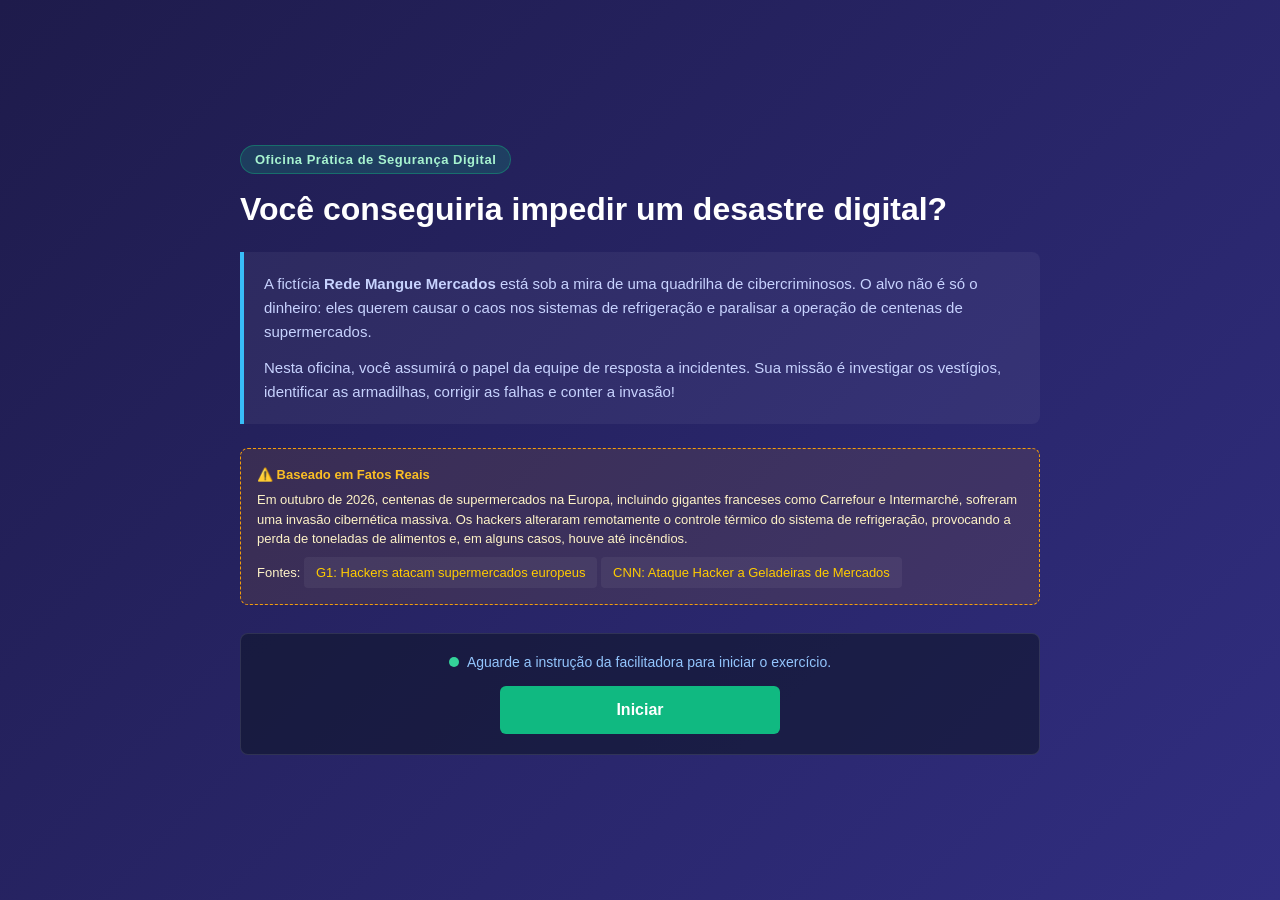
<file: index.html>
<!DOCTYPE html>
<html lang="pt-BR">
<head>
  <meta charset="UTF-8">
  <meta name="viewport" content="width=device-width, initial-scale=1.0">
  <title>Oficina Anti-Phishing - Rede Mangue</title>
  <link rel="stylesheet" href="main.css">
  <link rel="icon" type="image/png" href="favicon.ico">
</head>
<body>

  <main class="pedagogical-section welcome-screen">
    
    <div class="welcome-container">
      <!--🛡️ -->
      <span class="welcome-badge">Oficina Prática de Segurança Digital</span>
      
      <h1 class="welcome-title">Você conseguiria impedir um desastre digital?</h1>

      <div class="welcome-story-card">
        <p class="story-text">
          A fictícia <strong>Rede Mangue Mercados</strong> está sob a mira de uma quadrilha de cibercriminosos. O alvo não é só o dinheiro: eles querem causar o caos nos sistemas de refrigeração e paralisar a operação de centenas de supermercados. 
        </p>
        <p class="story-text">
          Nesta oficina, você assumirá o papel da equipe de resposta a incidentes. Sua missão é investigar os vestígios, identificar as armadilhas, corrigir as falhas e conter a invasão!
        </p>
      </div>

      <div class="real-case-box">
        <div class="real-case-title">
          <span>⚠️ Baseado em Fatos Reais</span>
        </div>
        Em outubro de 2026, centenas de supermercados na Europa, incluindo gigantes franceses como Carrefour e Intermarché, sofreram uma invasão cibernética massiva. Os hackers alteraram remotamente o controle térmico do sistema de refrigeração, provocando a perda de toneladas de alimentos e, em alguns casos, houve até incêndios.
        <br>Fontes:
        <a href="https://g1.globo.com/tecnologia/ciberseguranca/noticia/2026/11/02/hackers-atacam-supermercados-europeus-e-elevam-temperatura-de-freezers-a-50c.ghtml">G1: Hackers atacam supermercados europeus</a>
        <a href="https://www.cnnbrasil.com.br/internacional/entenda-o-que-aconteceu-em-ataque-hacker-a-geladeiras-de-mercados-na-franca/">CNN: Ataque Hacker a Geladeiras de Mercados</a>
      </div>

      <div class="wait-box">
        <div class="wait-message">
          <span class="pulsing-dot"></span>
          <span>Aguarde a instrução da facilitadora para iniciar o exercício.</span>
        </div>
        <button id="btn-start" class="btn-action btn-start">Iniciar</button>
      </div>
    </div>

  </main>

  <script>
    document.getElementById('btn-start').addEventListener('click', function() {
      window.location.href = 'webmail.html';
    });
  </script>
</body>
</html>
</file>
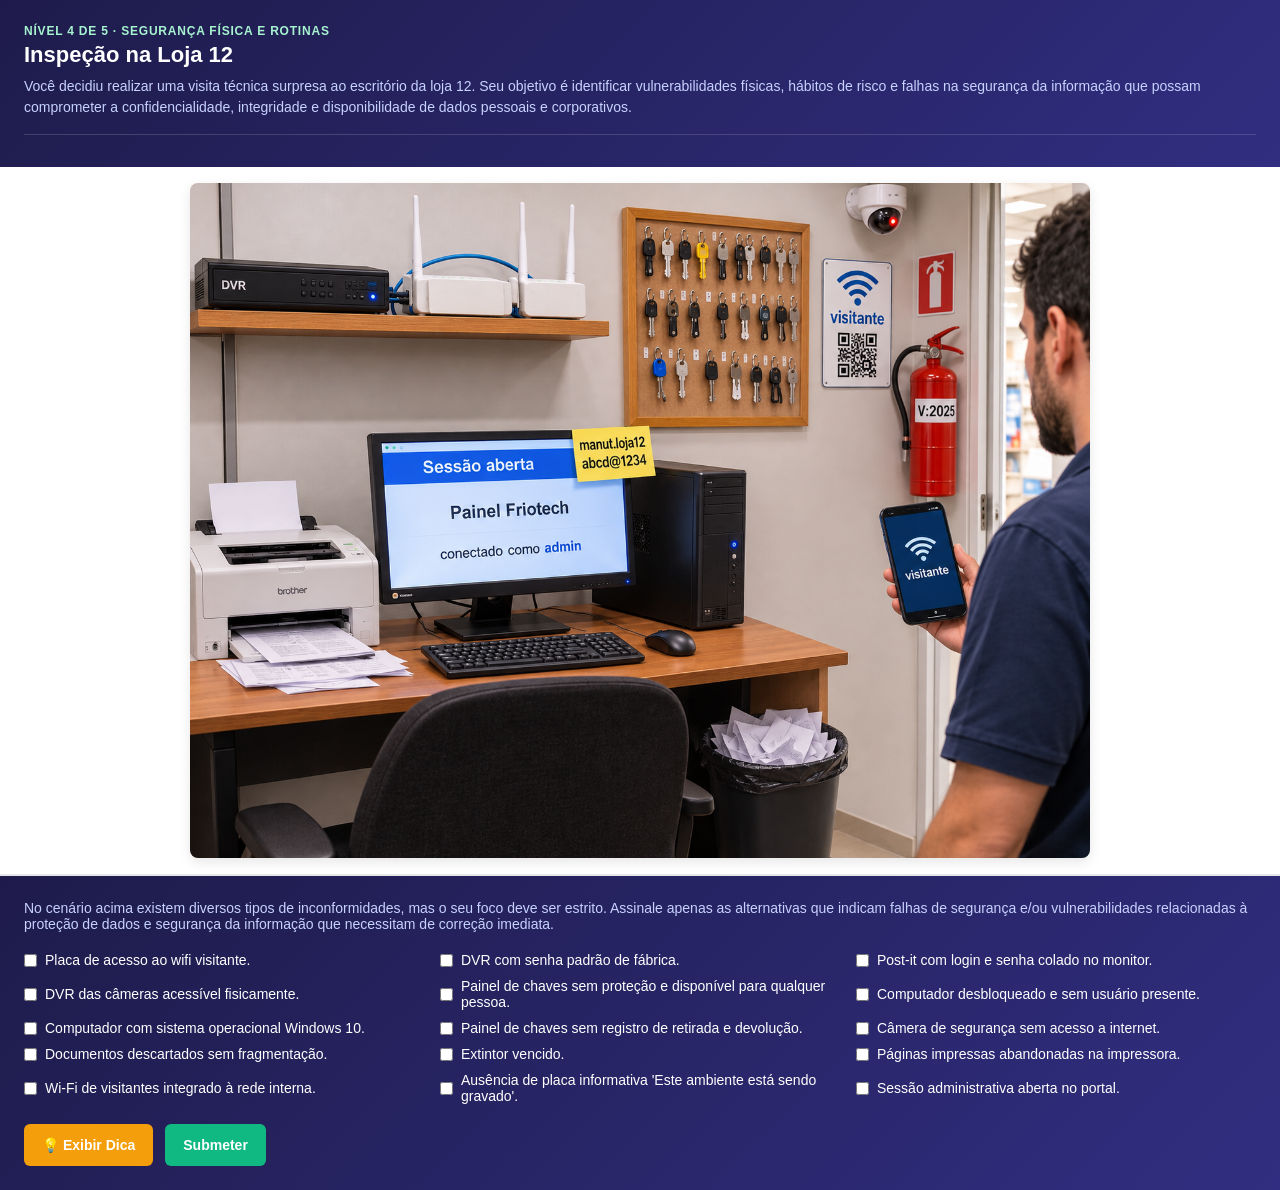
<file: office.html>
<!DOCTYPE html>
<html lang="pt-BR">
<head>
  <meta charset="UTF-8">
  <meta name="viewport" content="width=device-width, initial-scale=1.0">
  <title>Oficina Anti-Phishing - Nível 4</title>
  <link rel="stylesheet" href="main.css">
</head>
<body>

  <!-- SEÇÃO DA DESCRIÇÃO E TÍTULO DO NÍVEL -->
  <section class="pedagogical-section">
    <div class="challenge-header">
      <div class="challenge-level">Nível 4 de 5 · Segurança física e rotinas</div>
      <h2 class="challenge-title">Inspeção na Loja 12</h2>
      <p class="challenge-description">
        Você decidiu realizar uma visita técnica surpresa ao escritório da loja 12. Seu objetivo é identificar vulnerabilidades físicas, hábitos de risco e falhas na segurança da informação que possam comprometer a confidencialidade, integridade e disponibilidade de dados pessoais e corporativos.
      </p>
    </div>
  </section>

  <!-- SEÇÃO DE SIMULAÇÃO (IMAGEM DO ESCRITÓRIO) -->
  <div class="office-simulation-container">
    <div class="office-image-wrapper">
      <img src="./images/office.png" alt="Cenário do Escritório da Loja 12" class="office-img" onerror="this.src='https://via.placeholder.com/800x450?text=Imagem+do+Escritorio+(images/office.png)'">
    </div>
  </div>

  <!-- SEÇÃO DA OFICINA PEDAGÓGICA (CHECKBOXES E AÇÕES) -->
  <section class="pedagogical-section">
    <div id="tip-box" class="tip-box hidden"></div>
    <div id="alert-box" class="alert-box hidden">Hm... Ainda tem algo errado. Revisem juntos.</div>
    <div id="timer-text" class="timer-text hidden">Nova tentativa em <span id="timer-seconds">0</span> s.</div>

    <div id="step-office" class="quiz-step">
      <p class="step-desc">
        No cenário acima existem diversos tipos de inconformidades, mas o seu foco deve ser estrito. Assinale apenas as alternativas que indicam falhas de segurança e/ou vulnerabilidades relacionadas à proteção de dados e segurança da informação que necessitam de correção imediata.
      </p>

      <div class="checkbox-group grid-checkboxes">
        <label class="checkbox-item"><input type="checkbox" value="a"> Placa de acesso ao wifi visitante.</label>
        <label class="checkbox-item"><input type="checkbox" value="b"> Câmera de segurança sem acesso a internet.</label>
        <label class="checkbox-item"><input type="checkbox" value="c"> Computador com sistema operacional Windows 10.</label>
        <!-- <label class="checkbox-item"><input type="checkbox" value="d"> Técnico sem crachá visível.</label> -->
        <label class="checkbox-item"><input type="checkbox" value="e"> Extintor vencido.</label>
        <label class="checkbox-item"><input type="checkbox" value="f"> Ausência de placa informativa 'Este ambiente está sendo gravado'.</label>
        <label class="checkbox-item"><input type="checkbox" value="g"> Wi-Fi de visitantes integrado à rede interna.</label>
        <label class="checkbox-item"><input type="checkbox" value="h"> Post-it com login e senha colado no monitor.</label>
        <label class="checkbox-item"><input type="checkbox" value="i"> Computador desbloqueado e sem usuário presente.</label>
        <label class="checkbox-item"><input type="checkbox" value="j"> Sessão administrativa  aberta no portal.</label>
        <label class="checkbox-item"><input type="checkbox" value="k"> DVR com senha padrão de fábrica.</label>
        <label class="checkbox-item"><input type="checkbox" value="l"> DVR das câmeras acessível fisicamente.</label>
        <label class="checkbox-item"><input type="checkbox" value="m"> Painel de chaves sem proteção e disponível para qualquer pessoa.</label>
        <label class="checkbox-item"><input type="checkbox" value="n"> Painel de chaves sem registro de retirada e devolução.</label>
        <label class="checkbox-item"><input type="checkbox" value="o"> Páginas impressas abandonadas na impressora.</label>
        <label class="checkbox-item"><input type="checkbox" value="p"> Documentos descartados sem fragmentação.</label>
      </div>

      <div class="actions-row">
        <button id="btn-tip" class="btn-tip">💡 Exibir Dica</button>
        <button id="btn-submit" class="btn-action">Submeter</button>
      </div>
    </div>
  </section>

  <script src="common.js"></script>
  <script src="office.js"></script>
</body>
</html>
</file>
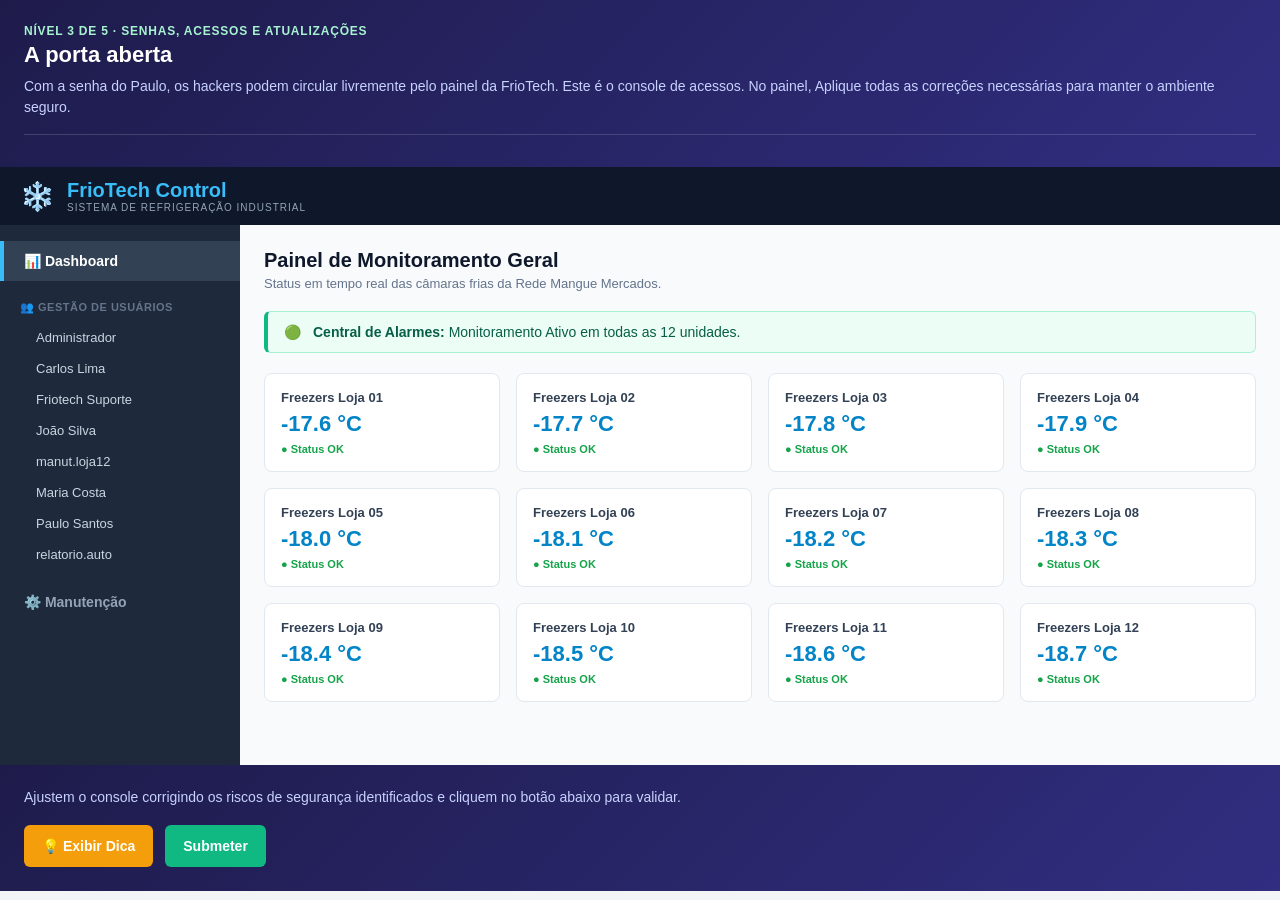
<file: painel.html>
<!DOCTYPE html>
<html lang="pt-BR">
<head>
  <meta charset="UTF-8">
  <meta name="viewport" content="width=device-width, initial-scale=1.0">
  <title>Console FrioTech - Nível 3</title>
  <link rel="stylesheet" href="main.css">
</head>
<body>

  <!-- SEÇÃO DA DESCRIÇÃO E TÍTULO DO NÍVEL -->
  <section class="pedagogical-section">
    <div class="challenge-header">
      <div class="challenge-level">Nível 3 de 5 · Senhas, acessos e atualizações</div>
      <h2 class="challenge-title">A porta aberta</h2>
      <p class="challenge-description">
        Com a senha do Paulo, os hackers podem circular livremente pelo painel da FrioTech. Este é o console de acessos. No painel, Aplique todas as correções necessárias para manter o ambiente seguro.
      </p>
    </div>
  </section>

<!-- SIMULADOR DO PORTAL FRIOTECH -->
  <div class="portal-container">
    
    <!-- BARRA SUPERIOR (HEADER) -->
    <header class="portal-header">
      <div class="header-left">
        <button id="toggle-portal-sidebar-btn" class="btn-icon-portal" aria-label="Abrir menu">☰</button>
        <div class="portal-brand">
          <span class="portal-icon">❄️</span>
          <div>
            <h1 class="portal-title">FrioTech Control</h1>
            <p class="portal-sub">SISTEMA DE REFRIGERAÇÃO INDUSTRIAL</p>
          </div>
        </div>
      </div>
    </header>

    <div class="portal-body">
      <!-- OVERLAY DE FUNDO PARA MENU MOBILE -->
      <div id="portal-sidebar-overlay" class="portal-sidebar-overlay"></div>

      <!-- MENU LATERAL (ESTILO ROTEADOR) -->
      <aside class="portal-sidebar" id="portal-sidebar">
        <nav class="portal-menu">
          <!-- MENU DASHBOARD -->
          <a href="#" class="menu-item active" data-target="view-dashboard">
            <span>📊 Dashboard</span>
          </a>

          <!-- GRUPO GESTÃO DE USUÁRIOS (NÃO CLICÁVEL) -->
          <div class="menu-group">
            <div class="menu-group-label">👥 Gestão de Usuários</div>
            <div class="menu-subitems">
              <a href="#" class="sub-item" data-user-index="0"><span>Administrador</span></a>
              <a href="#" class="sub-item" data-user-index="7"><span>Carlos Lima</span></a>
              <a href="#" class="sub-item" data-user-index="6"><span>Friotech Suporte</span></a>
              <a href="#" class="sub-item" data-user-index="2"><span>João Silva</span></a>
              <a href="#" class="sub-item" data-user-index="4"><span>manut.loja12</span></a>
              <a href="#" class="sub-item" data-user-index="3"><span>Maria Costa</span></a>
              <a href="#" class="sub-item" data-user-index="1"><span>Paulo Santos</span></a>             
              <a href="#" class="sub-item" data-user-index="5"><span>relatorio.auto</span></a>
            </div>
          </div>

          <!-- MENU MANUTENÇÃO -->
          <a href="#" class="menu-item" data-target="view-maintenance">
            <span>⚙️ Manutenção</span>
          </a>
        </nav>
      </aside>

      <!-- ÁREA DE CONTEÚDO À DIREITA -->
      <main class="portal-main-content">
        
        <!-- TELA 1: DASHBOARD (CARDS DAS LOJAS 01 A 12 + ALARMES) -->
        <section id="view-dashboard" class="portal-view">
          <h3 class="view-title">Painel de Monitoramento Geral</h3>
          <p class="view-subtitle">Status em tempo real das câmaras frias da Rede Mangue Mercados.</p>

          <!-- CARD DE ALARMES EM DESTAQUE -->
          <div class="alarm-banner">
            <span class="alarm-icon">🟢​</span>
            <div>
              <strong>Central de Alarmes:</strong> Monitoramento Ativo em todas as 12 unidades.
            </div>
          </div>

          <!-- GRID DAS 12 LOJAS -->
          <div class="stores-grid" id="stores-grid">
            <!-- Gerado via JS de 01 a 12 -->
          </div>
        </section>

        <!-- TELA 2: USUÁRIO SELECIONADO -->
        <section id="view-user" class="portal-view hidden">
          <!-- Conteúdo do card do usuário selecionado via JS -->
        </section>

        <!-- TELA 3: MANUTENÇÃO DO SISTEMA -->
        <section id="view-maintenance" class="portal-view hidden">
          <div class="maintenance-card">
            <h3>Informações da Versão do Painel</h3>
            
            <div class="version-info-box">
              <div class="version-row">
                <span class="label">Versão Atual Instalada:</span>
                <span class="version-badge legacy" id="current-version-text">v2.4.12-build89</span>
              </div>
              
              <div id="update-notice" class="update-notice">
                <div class="update-header">
                  <span class="alert-icon">⚠️</span>
                  <strong>Nova Atualização Disponível (Há 70 dias)</strong>
                </div>
                <p class="update-desc">
                  <strong>Versão v3.0.0:</strong> Correção de falhas críticas de autenticação e elevação de privilégios, otimização no tempo de resposta dos sensores e novos relatórios de log.
                </p>
                
                <button id="btn-update-system" class="btn-update">🚀 Atualizar Painel Agora</button>

                <div id="progress-container" class="progress-container hidden">
                  <div class="progress-label">Baixando e instalando atualização... <span id="progress-percent">0%</span></div>
                  <div class="progress-track">
                    <div id="progress-bar" class="progress-bar"></div>
                  </div>
                </div>
              </div>

              <div id="system-updated-msg" class="system-updated-msg hidden">
                ✅ O painel de controle está na versão mais recente (v3.0.0). Todas as correções críticas foram aplicadas!
              </div>
            </div>
          </div>
        </section>

      </main>
    </div>
  </div>  

  <!-- SEÇÃO PEDAGÓGICA DA OFICINA (RODAPÉ) -->
  <section class="pedagogical-section">
    <div id="tip-box" class="tip-box hidden"></div>
    <div id="alert-box" class="alert-box hidden">Hm... Ainda tem algo errado. Revisem juntos.</div>
    <div id="timer-text" class="timer-text hidden">Nova tentativa em <span id="timer-seconds">0</span> s.</div>

    <div id="step-panel" class="quiz-step">
      <p class="step-desc">Ajustem o console corrigindo os riscos de segurança identificados e cliquem no botão abaixo para validar.</p>
      <div class="actions-row">
        <button id="btn-tip" class="btn-tip">💡 Exibir Dica</button>
        <button id="btn-submit" class="btn-action">Submeter</button>
      </div>
    </div>
  </section>

  <script src="common.js"></script>
  <script src="painel.js"></script>
</body>
</html>
</file>
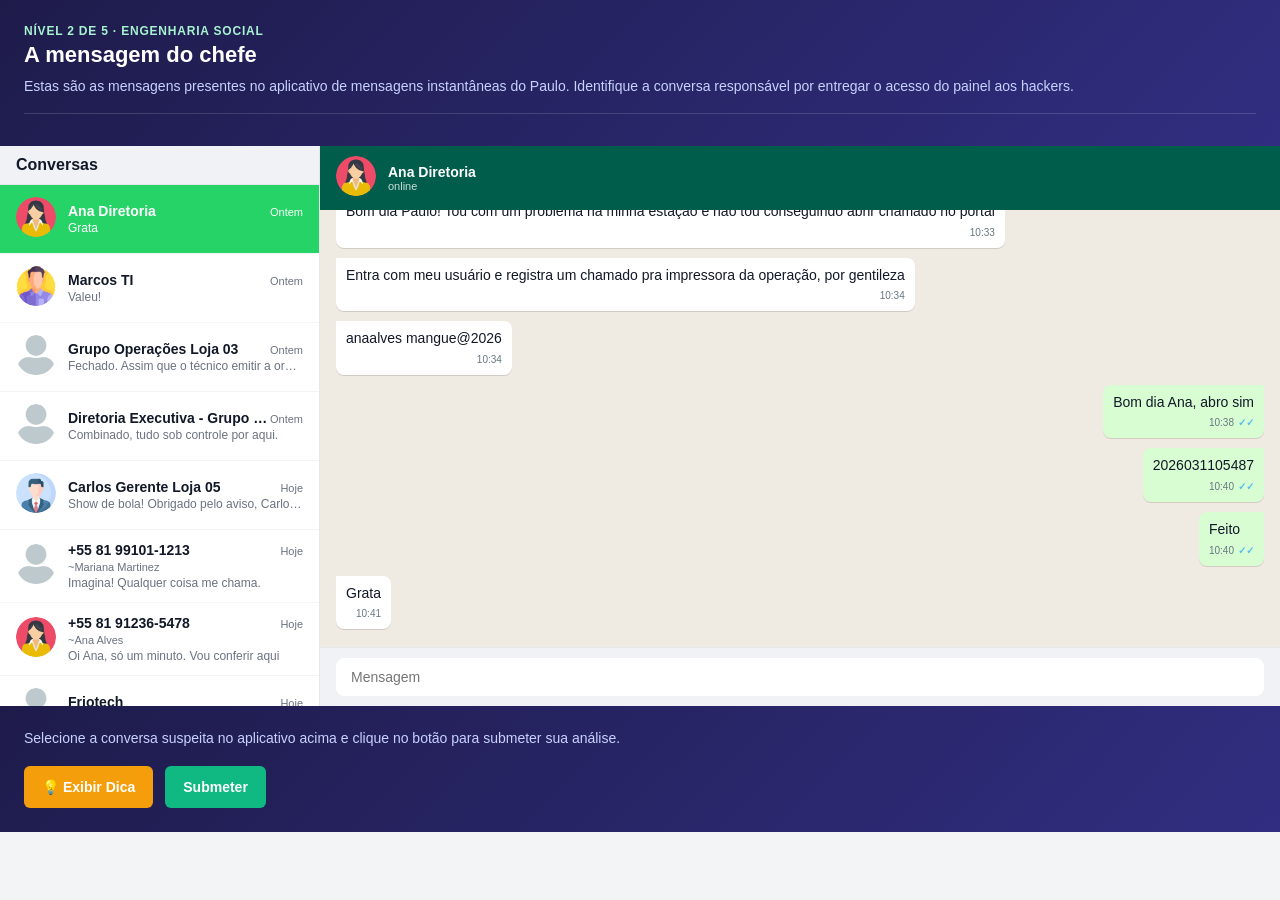
<file: social.html>
<!DOCTYPE html>
<html lang="pt-BR">
<head>
  <meta charset="UTF-8">
  <meta name="viewport" content="width=device-width, initial-scale=1.0">
  <title>Oficina Phishing - Nível 2</title>
  <link rel="stylesheet" href="main.css">
</head>
<body>

  <!-- SEÇÃO DA DESCRIÇÃO E TÍTULO DO NÍVEL -->
  <section class="pedagogical-section">
    <div class="challenge-header">
      <div class="challenge-level">Nível 2 de 5 · Engenharia Social</div>
      <h2 class="challenge-title">A mensagem do chefe</h2>
      <p class="challenge-description">
        Estas são as mensagens presentes no aplicativo de mensagens instantâneas do Paulo. Identifique a conversa responsável por entregar o acesso do painel aos hackers.
      </p>
    </div>
  </section>

  <!-- SIMULADOR DE MENSAGENS (ESTILO WHATSAPP) -->
  <div class="zap-container">
    <div class="zap-body" id="zap-body">
      
      <!-- COLUNA DA ESQUERDA: LISTA DE CONVERSAS -->
      <aside class="chat-list-section" id="chat-list-section">
        <div class="chat-list-header">
          <!--   
          <div class="user-avatar-main">
            <img src="images/avatar/avatar_0.png" alt="Paulo" onerror="this.src='https://via.placeholder.com/40'">
          </div>
          -->
          <span class="chat-header-title">Conversas</span>
        </div>

        <div class="chat-list-items" id="chat-list-items">
          <!-- Lista de conversas injetada via JS -->
        </div>
      </aside>

      <!-- COLUNA DA DIREITA: ÁREA DO CHAT -->
      <main class="chat-viewer" id="chat-viewer">
        
        <!-- CABEÇALHO DO CHAT -->
        <div class="chat-header">
          <button id="back-to-chats-btn" class="zap-back-btn" aria-label="Voltar">←</button>
          <div class="chat-header-avatar">
            <img id="chat-header-img" src="images/avatar/avatar_1.png" alt="Avatar" onerror="this.src='https://via.placeholder.com/40'">
          </div>
          <div class="chat-header-info">
            <div id="chat-header-name" class="chat-header-name">Nome</div>
            <div id="chat-header-status" class="chat-header-status">online</div>
          </div>
        </div>

        <!-- ÁREA DE MENSAGENS -->
        <div class="chat-messages-area" id="chat-messages-area">
          <!-- Mensagens renderizadas via JS -->
        </div>

        <!-- BARRA INFERIOR SIMULADA -->
        <div class="chat-input-bar">
          <input type="text" placeholder="Mensagem" disabled>
        </div>
      </main>

    </div>
  </div>

  <!-- SEÇÃO DA OFICINA PEDAGÓGICA (RODAPÉ) -->
  <section class="pedagogical-section">
    <div id="tip-box" class="tip-box hidden"></div>
    <div id="alert-box" class="alert-box hidden">Hm... Ainda tem algo errado. Revisem juntos.</div>
    <div id="timer-text" class="timer-text hidden">Nova tentativa em <span id="timer-seconds">0</span> s.</div>

    <!-- ETAPA 1 -->
    <div id="step-1" class="quiz-step">
      <p class="step-desc">Selecione a conversa suspeita no aplicativo acima e clique no botão para submeter sua análise.</p>
      <div class="actions-row">
        <button id="btn-tip" class="btn-tip">💡 Exibir Dica</button>
        <button id="btn-submit-step1" class="btn-action">Submeter</button>
      </div>
    </div>

    <!-- ETAPA 2 (REVELADA APÓS ACERTAR A CONVERSA ISCA) -->
    <div id="step-2" class="quiz-step hidden">
      <h3 class="step-title">O que Paulo poderia fazer?</h3>
      <div class="checkbox-group">
        <label class="checkbox-item"><input type="checkbox" value="a"> Não passar o código para ninguém;</label>
        <label class="checkbox-item"><input type="checkbox" value="b"> Responder na conversa perguntando se é ela mesmo;</label>
        <label class="checkbox-item"><input type="checkbox" value="c"> Ligar para o número antigo da Ana ou para a central oficial;</label>
        <label class="checkbox-item"><input type="checkbox" value="d"> Pedir que mande foto do crachá pelo WhatsApp;</label>
        <label class="checkbox-item"><input type="checkbox" value="e"> Avisar ao plantão de TI ou de segurança;</label>
        <label class="checkbox-item"><input type="checkbox" value="f"> Passar o código, porque trata-se da foto da diretora Ana;</label>
        <!-- <label class="checkbox-item"><input type="checkbox" value="g"> Combinar com a diretoria uma palavra-código para pedidos urgentes;</label> -->
      </div>
      <div class="actions-row">
        <button id="btn-submit-step2" class="btn-action">Enviar respostas</button>
      </div>
    </div>
  </section>

  <script src="common.js"></script>
  <script src="social.js"></script>
</body>
</html>
</file>
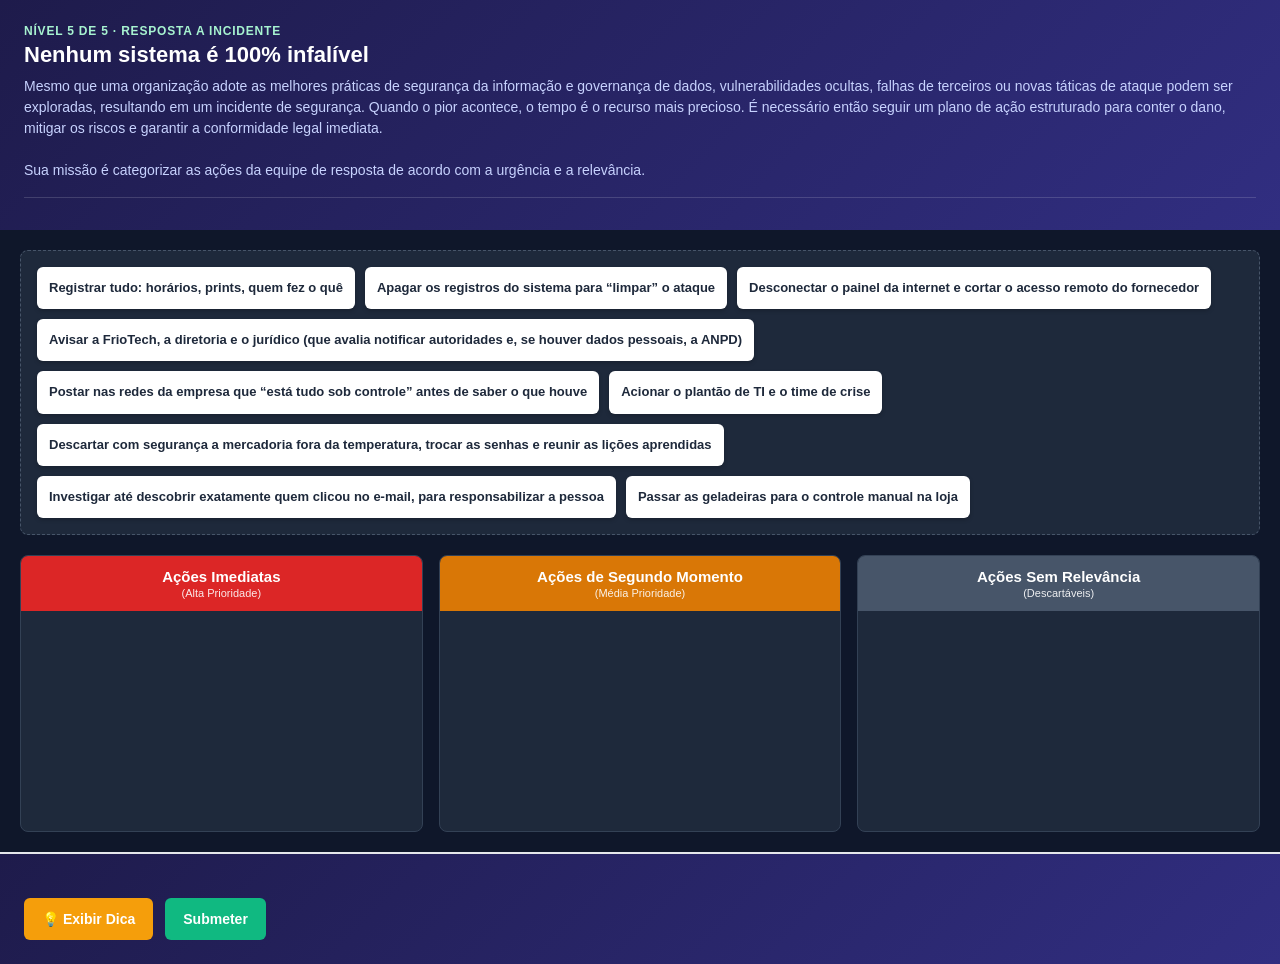
<file: tierlist.html>
<!DOCTYPE html>
<html lang="pt-BR">
<head>
  <meta charset="UTF-8">
  <meta name="viewport" content="width=device-width, initial-scale=1.0">
  <title>Oficina Anti-Phishing - Nível 5</title>
  <link rel="stylesheet" href="main.css">
</head>
<body>

  <!-- SEÇÃO DA DESCRIÇÃO E TÍTULO DO NÍVEL -->
  <section class="pedagogical-section">
    <div class="challenge-header">
      <div class="challenge-level">Nível 5 de 5 · Resposta a incidente</div>
      <h2 class="challenge-title">Nenhum sistema é 100% infalível</h2>
      <p class="challenge-description">
        Mesmo que uma organização adote as melhores práticas de segurança da informação e governança de dados, vulnerabilidades ocultas, falhas de terceiros ou novas táticas de ataque podem ser exploradas, resultando em um incidente de segurança. Quando o pior acontece, o tempo é o recurso mais precioso. É necessário então seguir um plano de ação estruturado para conter o dano, mitigar os riscos e garantir a conformidade legal imediata.
        <br><br>
        Sua missão é categorizar as ações da equipe de resposta de acordo com a urgência e a relevância.
      </p>
    </div>
  </section>

  <!-- SEÇÃO DE SIMULAÇÃO (TIERLIST) -->
  <div class="tierlist-simulation-container">
    
    <!-- ÁREA DE CARDS DISPONÍVEIS -->
    <div class="cards-pool-wrapper">
      <!-- <div class="cards-pool-header">Cards Pendentes de Classificação (Clique ou Arraste)</div> -->
      <div id="cards-pool" class="cards-pool drop-zone" data-col="pool">
        <!-- Cards injetados via JS -->
      </div>
    </div>

    <!-- COLUNAS DA TIERLIST -->
    <div class="tierlist-columns-grid">
      
      <!-- COLUNA 1: ALTA PRIORIDADE -->
      <div class="tierlist-column col-alta" data-col="alta">
        <div class="column-header header-alta">
          <h3>Ações Imediatas</h3>
          <span class="sub-header">(Alta Prioridade)</span>
        </div>
        <div class="column-cards drop-zone" data-col="alta" id="col-alta"></div>
      </div>

      <!-- COLUNA 2: MÉDIA PRIORIDADE -->
      <div class="tierlist-column col-media" data-col="media">
        <div class="column-header header-media">
          <h3>Ações de Segundo Momento</h3>
          <span class="sub-header">(Média Prioridade)</span>
        </div>
        <div class="column-cards drop-zone" data-col="media" id="col-media"></div>
      </div>

      <!-- COLUNA 3: DESCARTÁVEIS -->
      <div class="tierlist-column col-descartar" data-col="descartar">
        <div class="column-header header-descartar">
          <h3>Ações Sem Relevância</h3>
          <span class="sub-header">(Descartáveis)</span>
        </div>
        <div class="column-cards drop-zone" data-col="descartar" id="col-descartar"></div>
      </div>

    </div>

  </div>

  <!-- SEÇÃO DA OFICINA PEDAGÓGICA (RODAPÉ E AÇÕES) -->
  <section class="pedagogical-section">
    <div id="tip-box" class="tip-box hidden"></div>
    <div id="alert-box" class="alert-box hidden">Hm... Ainda tem algo errado. Revisem juntos.</div>
    <div id="timer-text" class="timer-text hidden">Nova tentativa em <span id="timer-seconds">0</span> s.</div>

    <div id="step-tierlist" class="quiz-step">
      <p class="step-desc">
        <!-- Sua missão é categorizar as ações da equipe de resposta de acordo com a urgência e a relevância. -->
      </p>

      <div class="actions-row">
        <button id="btn-tip" class="btn-tip">💡 Exibir Dica</button>
        <button id="btn-submit" class="btn-action">Submeter</button>
      </div>
    </div>
  </section>

  <script src="common.js"></script>
  <script src="tierlist.js"></script>
</body>
</html>
</file>
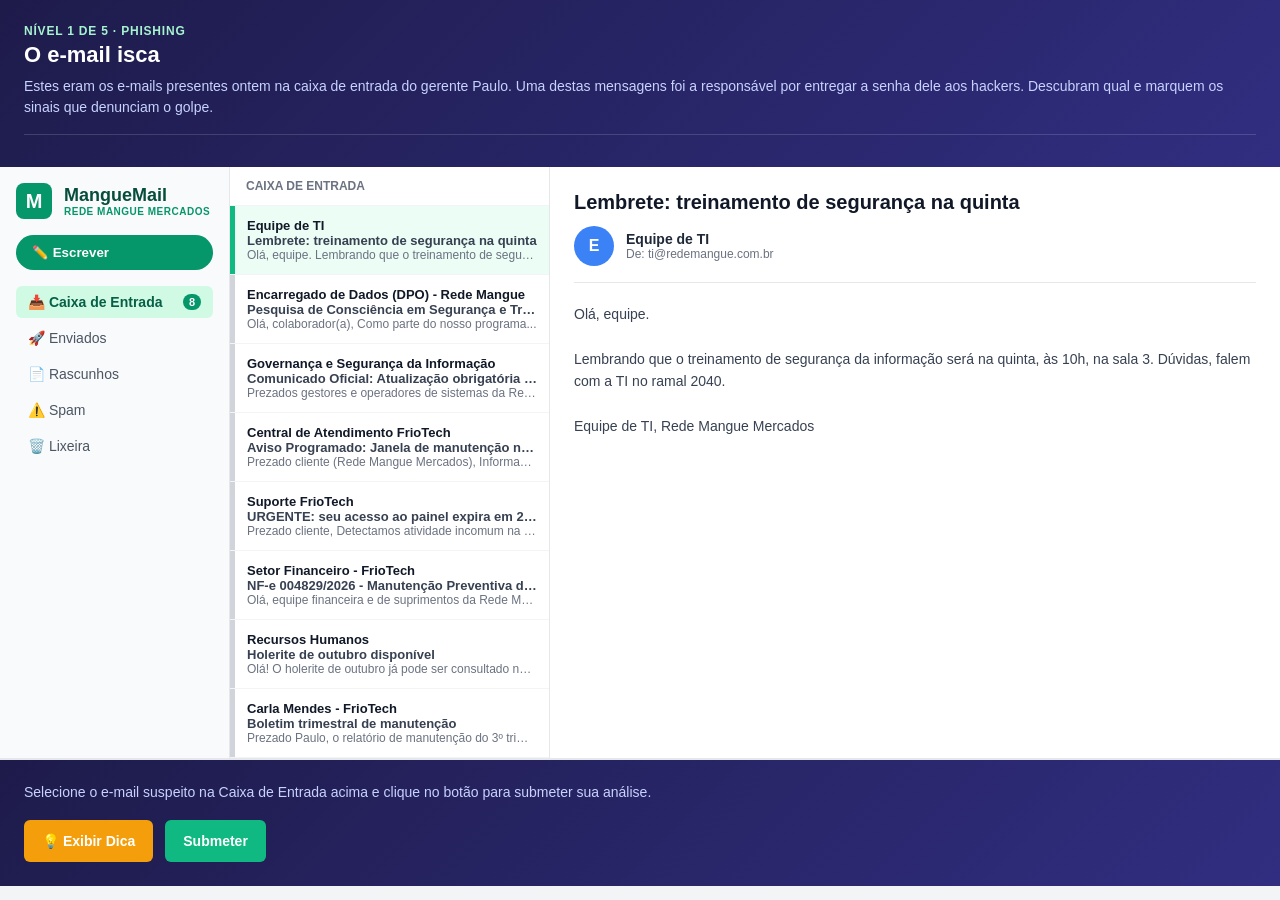
<file: webmail.html>
<!DOCTYPE html>
<html lang="pt-BR">
<head>
  <meta charset="UTF-8">
  <meta name="viewport" content="width=device-width, initial-scale=1.0">
  <title>Oficina Phishing - Rede Mangue</title>
  <link rel="stylesheet" href="main.css">
</head>
<body>

<!-- SEÇÃO DA DESCRIÇÃO E TÍTULO DO NÍVEL (ACIMA DO WEBMAIL) -->
<section class="pedagogical-section">
    <!-- CABEÇALHO DO DESAFIO (NÍVEL E DESCRIÇÃO) -->
    <div class="challenge-header">
    <div class="challenge-level">Nível 1 de 5 · Phishing</div>
    <h2 class="challenge-title">O e-mail isca</h2>
    <p class="challenge-description">
        Estes eram os e-mails presentes ontem na caixa de entrada do gerente Paulo. Uma destas mensagens foi a responsável por entregar a senha dele aos hackers. Descubram qual e marquem os sinais que denunciam o golpe.
    </p>
    </div>        
</section>

  <!-- SIMULADOR DE WEBMAIL -->
  <div class="webmail-container">
    
    <!-- BARRA SUPERIOR MOBILE (Aparece apenas em telas pequenas) -->
    <header class="mobile-header">
      <button id="toggle-sidebar-btn" class="btn-icon" aria-label="Abrir menu">☰</button>
      <div class="brand">
        <div class="logo">M</div>
        <div>
          <h1 class="brand-title">MangueMail</h1>
          <p class="brand-sub">REDE MANGUE MERCADOS</p>
        </div>
      </div>
    </header>

    <div class="webmail-body">
      <!-- OVERLAY DE FUNDO PARA MENU MOBILE -->
      <div id="sidebar-overlay" class="sidebar-overlay"></div>

      <!-- PAINEL LATERAL / NAVEGAÇÃO DE PASTAS -->
      <aside class="sidebar" id="sidebar">
        <div class="brand desktop-only">
          <div class="logo">M</div>
          <div>
            <h1 class="brand-title">MangueMail</h1>
            <p class="brand-sub">REDE MANGUE MERCADOS</p>
          </div>
        </div>

        <button class="btn-compose">✏️ Escrever</button>

        <nav class="folder-list">
          <a href="#" class="folder-item active">
            <span>📥 Caixa de Entrada</span>
            <span class="badge">8</span>
          </a>
          <a href="#" class="folder-item"><span>🚀 Enviados</span></a>
          <a href="#" class="folder-item"><span>📄 Rascunhos</span></a>
          <a href="#" class="folder-item"><span>⚠️ Spam</span></a>
          <a href="#" class="folder-item"><span>🗑️ Lixeira</span></a>
        </nav>
      </aside>

      <!-- LISTA DE E-MAILS -->
      <section class="email-list-section" id="email-list-section">
        <div class="section-title">CAIXA DE ENTRADA</div>
        
        <div class="email-item active" data-id="1">
          <div class="email-indicator"></div>
          <div class="email-item-content">
            <div class="email-sender">Equipe de TI</div>
            <div class="email-subject">Lembrete: treinamento de segurança na quinta</div>
            <div class="email-preview">Olá, equipe. Lembrando que o treinamento de segurança da informação...</div>
          </div>
        </div>

        <div class="email-item" data-id="2">
          <div class="email-indicator"></div>
          <div class="email-item-content">
            <div class="email-sender">Encarregado de Dados (DPO) - Rede Mangue</div>
            <div class="email-subject">Pesquisa de Consciência em Segurança e Tratamento de Dados Pessoais e Operacionais</div>
            <div class="email-preview">Olá, colaborador(a), Como parte do nosso programa...</div>
          </div>
        </div>  

        <div class="email-item" data-id="3">
          <div class="email-indicator"></div>
          <div class="email-item-content">
            <div class="email-sender">Governança e Segurança da Informação</div>
            <div class="email-subject">Comunicado Oficial: Atualização obrigatória de diretrizes de acesso remoto (LGPD / Cadeia de Suprimentos)</div>
            <div class="email-preview">Prezados gestores e operadores de sistemas da Rede Mangue Mercados...</div>
          </div>
        </div>          

        <div class="email-item" data-id="4">
          <div class="email-indicator"></div>
          <div class="email-item-content">
            <div class="email-sender">Central de Atendimento FrioTech</div>
            <div class="email-subject">Aviso Programado: Janela de manutenção nos servidores de telemetria das câmaras frias</div>
            <div class="email-preview">Prezado cliente (Rede Mangue Mercados), Informamos que...</div>
          </div>
        </div>          

        <div class="email-item" data-id="5">
          <div class="email-indicator"></div>
          <div class="email-item-content">
            <div class="email-sender">Suporte FrioTech</div>
            <div class="email-subject">URGENTE: seu acesso ao painel expira em 2 horas</div>
            <div class="email-preview">Prezado cliente, Detectamos atividade incomum na sua conta...</div>
          </div>
        </div>

        <div class="email-item" data-id="6">
          <div class="email-indicator"></div>
          <div class="email-item-content">
            <div class="email-sender">Setor Financeiro - FrioTech</div>
            <div class="email-subject">NF-e 004829/2026 - Manutenção Preventiva dos compressores (Lojas 5 a 12)"</div>
            <div class="email-preview">Olá, equipe financeira e de suprimentos da Rede Mangue...</div>
          </div>
        </div>
        
        <div class="email-item" data-id="7">
          <div class="email-indicator"></div>
          <div class="email-item-content">
            <div class="email-sender">Recursos Humanos</div>
            <div class="email-subject">Holerite de outubro disponível</div>
            <div class="email-preview">Olá! O holerite de outubro já pode ser consultado no Portal do RH...</div>
          </div>
        </div>
        
        <div class="email-item" data-id="8">
          <div class="email-indicator"></div>
          <div class="email-item-content">
            <div class="email-sender">Carla Mendes - FrioTech</div>
            <div class="email-subject">Boletim trimestral de manutenção</div>
            <div class="email-preview">Prezado Paulo, o relatório de manutenção do 3º trimestre das 40 lojas...</div>
          </div>
        </div>        

      </section>

      <!-- CONTEÚDO DO E-MAIL SELECIONADO -->
      <main class="email-viewer" id="email-viewer">
        <!-- Botão Voltar para mobile -->
        <button id="back-to-list-btn" class="back-btn">← Voltar para a Caixa de Entrada</button>
        
        <div id="email-content-area">
          <!-- Conteúdo dinâmico renderizado via webmail.js -->
        </div>
      </main>
    </div>
  </div>

  <!-- SEÇÃO DA OFICINA PEDAGÓGICA (ABAIXO DO WEBMAIL) -->
  <section class="pedagogical-section">
        
    <div id="tip-box" class="tip-box hidden"></div>
    <div id="alert-box" class="alert-box hidden">Hm... Ainda tem algo errado.</div>
    <div id="timer-text" class="timer-text hidden">Nova tentativa em <span id="timer-seconds">0</span> s.</div>

    <!-- ETAPA 1 -->
    <div id="step-1" class="quiz-step">
      <!-- <h3 class="step-title">Desafio - Etapa 1</h3>  -->
      <p class="step-desc">Selecione o e-mail suspeito na Caixa de Entrada acima e clique no botão para submeter sua análise.</p>
      <!-- CONTAINER DE BOTÕES LADO A LADO -->
      <div class="actions-row">
        <button id="btn-tip" class="btn-tip">💡 Exibir Dica</button>
        <button id="btn-submit-step1" class="btn-action">Submeter</button>
      </div>
    </div>

    <!-- ETAPA 2 (REVELADA APÓS ACERTAR A ISCA) -->
    <div id="step-2" class="quiz-step hidden">
      <h3 class="step-title">Quais sinais denunciam o golpe?</h3>
      <div class="checkbox-group">
        <label class="checkbox-item"><input type="checkbox" value="a"><span> O endereço do remetente imita o da fornecedora;</span></label>
        <label class="checkbox-item"><input type="checkbox" value="b"><span id="text-cb-b"> Urgência: o acesso “expira em 2 horas”;</span></label>
        <label class="checkbox-item"><input type="checkbox" value="c"><span id="text-cb-c"> Pede para digitar login e senha;</span></label>
        <label class="checkbox-item"><input type="checkbox" value="d"><span id="text-cb-d"> O link mostra um endereço e leva para outro;</span></label>
        <label class="checkbox-item"><input type="checkbox" value="e"><span> Saudação genérica: “Prezado cliente”;</span></label>
        <label class="checkbox-item"><input type="checkbox" value="f"><span> Traz um anexo em PDF;</span></label>
        <label class="checkbox-item"><input type="checkbox" value="g"><span> Foi enviado em um domingo;</span></label>
        <label class="checkbox-item"><input type="checkbox" value="h"><span> Menciona o nome da fornecedora;</span></label>
      </div>
      <button id="btn-submit-step2" class="btn-action">Enviar Resposta</button>
    </div>
  </section>

  <script src="common.js"></script>
  <script src="webmail.js"></script>
</body>
</html>
</file>
<file: main.css>
* {
  box-sizing: border-box;
  margin: 0;
  padding: 0;
  font-family: -apple-system, BlinkMacSystemFont, "Segoe UI", Roboto, Helvetica, Arial, sans-serif;
}

body {
  background-color: #f3f4f6;
  color: #1f2937;
  display: flex;
  flex-direction: column;
  min-height: 100vh;
}

/* CONTAINER PRINCIPAL DO WEBMAIL */
.webmail-container {
  background-color: #ffffff;
  border-bottom: 2px solid #e5e7eb;
  display: flex;
  flex-direction: column;
}

.mobile-header {
  display: none;
  align-items: center;
  gap: 12px;
  padding: 12px 16px;
  background-color: #ffffff;
  border-bottom: 1px solid #e5e7eb;
}

.btn-icon {
  background: none;
  border: none;
  font-size: 24px;
  cursor: pointer;
  color: #374151;
}

.brand {
  display: flex;
  align-items: center;
  gap: 12px;
}

.logo {
  width: 36px;
  height: 36px;
  background-color: #059669;
  color: #ffffff;
  font-weight: bold;
  font-size: 20px;
  border-radius: 8px;
  display: flex;
  align-items: center;
  justify-content: center;
}

.brand-title {
  font-size: 18px;
  color: #064e3b;
  font-weight: bold;
}

.brand-sub {
  font-size: 10px;
  color: #059669;
  font-weight: 600;
  letter-spacing: 0.5px;
}

.webmail-body {
  display: flex;
  min-height: 520px;
  position: relative;
}

/* 1. SIDEBAR (MENU DE PASTAS) */
.sidebar {
  width: 230px;
  background-color: #f9fafb;
  border-right: 1px solid #e5e7eb;
  padding: 16px;
  display: flex;
  flex-direction: column;
  gap: 16px;
  flex-shrink: 0;
}

.btn-compose {
  background-color: #059669;
  color: white;
  border: none;
  padding: 10px 16px;
  border-radius: 20px;
  font-weight: 600;
  cursor: pointer;
  text-align: left;
}

.folder-list {
  display: flex;
  flex-direction: column;
  gap: 4px;
}

.folder-item {
  display: flex;
  justify-content: space-between;
  align-items: center;
  padding: 8px 12px;
  text-decoration: none;
  color: #4b5563;
  font-size: 14px;
  border-radius: 6px;
}

.folder-item.active {
  background-color: #d1fae5;
  color: #065f46;
  font-weight: 600;
}

.badge {
  background-color: #059669;
  color: white;
  font-size: 11px;
  padding: 2px 6px;
  border-radius: 10px;
}

/* 2. LISTA DE EMAILS */
.email-list-section {
  width: 320px;
  border-right: 1px solid #e5e7eb;
  background-color: #ffffff;
  flex-shrink: 0;
  overflow-y: auto;
}

.section-title {
  padding: 12px 16px;
  font-size: 12px;
  font-weight: 700;
  color: #6b7280;
  border-bottom: 1px solid #f3f4f6;
}

.email-item {
  display: flex;
  border-bottom: 1px solid #f3f4f6;
  cursor: pointer;
  transition: background-color 0.15s ease;
}

.email-item:hover {
  background-color: #f9fafb;
}

/* Barra lateral do e-mail: Cinza por padrão, Verde se selecionado */
.email-indicator {
  width: 5px;
  background-color: #d1d5db; /* Cinza */
  flex-shrink: 0;
}

.email-item.active .email-indicator {
  background-color: #10b981; /* Verde */
}

.email-item.active {
  background-color: #ecfdf5;
}

.email-item-content {
  padding: 12px;
  overflow: hidden;
}

.email-sender {
  font-size: 13px;
  font-weight: 700;
  color: #111827;
}

.email-subject {
  font-size: 13px;
  font-weight: 600;
  color: #374151;
  white-space: nowrap;
  overflow: hidden;
  text-overflow: ellipsis;
}

.email-preview {
  font-size: 12px;
  color: #6b7280;
  white-space: nowrap;
  overflow: hidden;
  text-overflow: ellipsis;
}

/* 3. VISUALIZADOR DE E-MAIL */
.email-viewer {
  flex: 1;
  padding: 24px;
  background-color: #ffffff;
  overflow-y: auto;
}

.back-btn {
  display: none;
  background: none;
  border: none;
  color: #059669;
  font-weight: 600;
  font-size: 14px;
  cursor: pointer;
  margin-bottom: 16px;
}

.email-header-view {
  border-bottom: 1px solid #e5e7eb;
  padding-bottom: 16px;
  margin-bottom: 20px;
}

.email-title-view {
  font-size: 20px;
  font-weight: bold;
  color: #111827;
  margin-bottom: 12px;
}

.sender-info {
  display: flex;
  gap: 12px;
  align-items: center;
}

.avatar {
  width: 40px;
  height: 40px;
  border-radius: 50%;
  background-color: #3b82f6;
  color: white;
  display: flex;
  align-items: center;
  justify-content: center;
  font-weight: bold;
}

.sender-name {
  font-weight: 600;
  font-size: 14px;
}

.sender-address {
  font-size: 12px;
  color: #6b7280;
}

.email-body-text {
  font-size: 14px;
  line-height: 1.6;
  color: #374151;
}

.attachment-box {
  margin-top: 24px;
  padding: 12px;
  border: 1px dashed #d1d5db;
  border-radius: 8px;
  display: inline-flex;
  align-items: center;
  gap: 10px;
  background-color: #f9fafb;
}

.phishing-link {
  color: #2563eb;
  text-decoration: underline;
  cursor: pointer;
}

/* SEÇÃO PEDAGÓGICA (OFICINA) */
.pedagogical-section {
  background: linear-gradient(135deg, #1e1b4b 0%, #312e81 100%);
  color: #ffffff;
  padding: 24px;
  display: flex;
  flex-direction: column;
  gap: 16px;
}

.btn-tip {
  align-self: flex-start;
  background-color: #f59e0b;
  color: #ffffff;
  border: none;
  padding: 8px 16px;
  border-radius: 6px;
  font-weight: 600;
  cursor: pointer;
}

.btn-tip:disabled {
  opacity: 0.5;
  cursor: not-allowed;
}

.tip-box {
  background-color: rgba(245, 158, 11, 0.2);
  border-left: 4px solid #f59e0b;
  padding: 12px;
  border-radius: 4px;
  font-size: 14px;
}

.alert-box {
  background-color: #ef4444;
  color: white;
  padding: 12px;
  border-radius: 6px;
  font-weight: bold;
  text-align: center;
}

.timer-text {
  color: #fca5a5;
  font-weight: 600;
}

.quiz-step {
  display: flex;
  flex-direction: column;
  gap: 12px;
}

.step-title {
  font-size: 18px;
}

.step-desc {
  font-size: 14px;
  color: #c7d2fe;
}

.checkbox-group {
  display: flex;
  flex-direction: column;
  gap: 8px;
}

.checkbox-item {
  font-size: 14px;
  display: flex;
  align-items: center;
  gap: 8px;
  cursor: pointer;
}

/*
.btn-action {
  background-color: #10b981;
  color: white;
  border: none;
  padding: 12px;
  border-radius: 6px;
  font-weight: bold;
  font-size: 15px;
  cursor: pointer;
  align-self: flex-start;
}
*/
.btn-action, .btn-tip {
  display: inline-flex;
  align-items: center;
  justify-content: center;
  height: 42px; /* Garante mesma altura para ambos */
  padding: 0 18px;
  border-radius: 6px;
  font-weight: bold;
  font-size: 14px;
  cursor: pointer;
  border: none;
  margin: 0;
}

.btn-action {
  background-color: #10b981;
  color: white;
}

.btn-tip {
  background-color: #f59e0b;
  color: white;
}

.btn-action:disabled {
  background-color: #4b5563;
  cursor: not-allowed;
}

.hidden {
  display: none !important;
}

.sidebar-overlay {
  display: none;
}

/* ===================================================
   RESPONSIVIDADE (MOBILE / IPHONE XR - telas <= 768px)
   =================================================== */
@media (max-width: 768px) {
  .mobile-header {
    display: flex;
  }

  .desktop-only {
    display: none;
  }

  /* Menu lateral vira gaveta flutuante */
  .sidebar {
    position: absolute;
    top: 0;
    left: -250px;
    height: 100%;
    z-index: 50;
    transition: left 0.3s ease;
    box-shadow: 2px 0 10px rgba(0,0,0,0.1);
  }

  .sidebar.open {
    left: 0;
  }

  .sidebar-overlay {
    position: absolute;
    top: 0;
    left: 0;
    right: 0;
    bottom: 0;
    background-color: rgba(0,0,0,0.4);
    z-index: 40;
  }

  .sidebar-overlay.active {
    display: block;
  }

  /* Lista e Visualizador ocupam 100% da largura horizontal */
  .email-list-section {
    width: 100%;
    border-right: none;
  }

  .email-viewer {
    width: 100%;
    display: none; /* Oculto por padrão no mobile até selecionar um e-mail */
  }

  /* Modo onde o e-mail aberto ocupa a tela toda no mobile */
  .webmail-body.viewing-email .email-list-section {
    display: none;
  }

  .webmail-body.viewing-email .email-viewer {
    display: block;
  }

  .back-btn {
    display: inline-block;
  }
}

/* Oculta o destino real do link por padrão (Desktop) */
.mobile-link-destination {
  display: none;
}

/* Exibe o destino real apenas em telas menores caso a classe active-mobile seja aplicada */
@media (max-width: 768px) {
  body.show-mobile-links .mobile-link-destination {
    display: inline;
  }
}

/* Container flexível para alinhar os botões na mesma linha */
.actions-row {
  display: flex;
  align-items: center;
  gap: 12px;
  flex-wrap: wrap;
  margin-top: 8px;
}

/* Ajustes nos botões para alinhamento perfeito */
.btn-action, .btn-tip {
  display: inline-flex;
  align-items: center;
  justify-content: center;
  height: 42px; /* Garante mesma altura para ambos */
  padding: 0 18px;
  border-radius: 6px;
  font-weight: bold;
  font-size: 14px;
  cursor: pointer;
  border: none;
  margin: 0;
}


/* ===================================================
   ESTILIZAÇÃO DO CABEÇALHO DO DESAFIO
   =================================================== */
.challenge-header {
  border-bottom: 1px solid rgba(255, 255, 255, 0.15);
  padding-bottom: 16px;
  margin-bottom: 8px;
}

.challenge-level {
  font-size: 12px;
  font-weight: 700;
  text-transform: uppercase;
  letter-spacing: 0.8px;
  color: #a7f3d0; /* Verde suave para destaque do nível */
  margin-bottom: 4px;
}

.challenge-title {
  font-size: 22px;
  font-weight: 800;
  color: #ffffff;
  margin-bottom: 8px;
}

.challenge-description {
  font-size: 14px;
  line-height: 1.5;
  color: #c7d2fe; /* Azul suave legível */
}









/* ===================================================
   ESTILOS DO PORTAL FRIOTECH (NÍVEL 2)
   =================================================== */
.portal-container {
  background-color: #ffffff;
  display: flex;
  flex-direction: column;
}

.portal-header {
  background-color: #0f172a;
  color: #ffffff;
  padding: 12px 20px;
  display: flex;
  align-items: center;
  justify-content: space-between;
}

.header-left {
  display: flex;
  align-items: center;
  gap: 12px;
}

.portal-brand {
  display: flex;
  align-items: center;
  gap: 12px;
}

.portal-icon {
  font-size: 28px;
}

.portal-title {
  font-size: 20px;
  font-weight: bold;
  color: #38bdf8;
}

.portal-sub {
  font-size: 10px;
  color: #94a3b8;
  letter-spacing: 1px;
}

.portal-nav {
  display: flex;
  gap: 8px;
}

.nav-btn {
  background: #1e293b;
  color: #cbd5e1;
  border: 1px solid #334155;
  padding: 8px 16px;
  border-radius: 6px;
  font-weight: 600;
  cursor: pointer;
}

.nav-btn.active {
  background-color: #0284c7;
  color: #ffffff;
  border-color: #0284c7;
}

.portal-status-bar {
  background-color: #f1f5f9;
  border-bottom: 1px solid #e2e8f0;
  padding: 8px 24px;
  display: flex;
  gap: 16px;
  font-size: 12px;
  flex-wrap: wrap;
}

.status-chip {
  padding: 4px 8px;
  border-radius: 4px;
  background-color: #ffffff;
  border: 1px solid #cbd5e1;
}

.status-chip.ok strong { color: #16a34a; }
.status-chip.warning strong { color: #ea580c; }

.portal-content {
  padding: 24px;
  background-color: #f8fafc;
  min-height: 480px;
}

/* CARDS DE USUÁRIOS */
.users-header-row {
  margin-bottom: 20px;
}

.section-hint {
  font-size: 13px;
  color: #64748b;
  margin-top: 4px;
}

.users-grid {
  display: grid;
  grid-template-columns: repeat(auto-fill, minmax(320px, 1fr));
  gap: 20px;
}

.user-card {
  background: #ffffff;
  border: 1px solid #e2e8f0;
  border-radius: 8px;
  padding: 16px;
  box-shadow: 0 1px 3px rgba(0,0,0,0.05);
  display: flex;
  flex-direction: column;
  gap: 12px;
  transition: all 0.2s ease;
}

.user-card.user-inactive {
  opacity: 0.65;
  background-color: #f1f5f9;
  border-color: #cbd5e1;
}

.user-card-header {
  display: flex;
  justify-content: space-between;
  align-items: center;
  border-bottom: 1px solid #f1f5f9;
  padding-bottom: 8px;
}

.user-name-title {
  font-weight: 700;
  font-size: 15px;
  color: #0f172a;
}

.user-status-badge {
  font-size: 11px;
  padding: 2px 8px;
  border-radius: 12px;
  font-weight: bold;
}

.user-status-badge.active { background: #dcfce7; color: #15803d; }
.user-status-badge.disabled { background: #fee2e2; color: #b91c1c; }

.form-row { display: flex; gap: 12px; flex-wrap: wrap; }
.check-label { font-size: 13px; color: #334155; display: flex; align-items: center; gap: 6px; cursor: pointer; }
.disabled-check { opacity: 0.6; cursor: not-allowed; }

.form-row-grid {
  display: grid;
  grid-template-columns: 1fr 1fr;
  gap: 8px;
}

.field-group { display: flex; flex-direction: column; gap: 4px; }
.field-group label { font-size: 11px; font-weight: 700; color: #64748b; text-transform: uppercase; }

.input-readonly {
  background: #f1f5f9;
  border: 1px solid #cbd5e1;
  padding: 6px 8px;
  border-radius: 4px;
  font-size: 13px;
  color: #475569;
}

.password-input-wrapper {
  display: flex;
  gap: 4px;
}

.input-password {
  flex: 1;
  padding: 6px 8px;
  border: 1px solid #cbd5e1;
  border-radius: 4px;
  font-size: 13px;
}

.btn-toggle-eye {
  background: #e2e8f0;
  border: 1px solid #cbd5e1;
  border-radius: 4px;
  padding: 0 8px;
  cursor: pointer;
}

.password-feedback {
  display: flex;
  flex-direction: column;
  gap: 2px;
  margin-top: 4px;
}

.pwd-strong { color: #16a34a; font-weight: bold; font-size: 12px; }
.pwd-weak { color: #dc2626; font-weight: bold; font-size: 12px; }

.password-rules {
  font-size: 10px;
  color: #64748b;
  line-height: 1.2;
}

.txt-obs {
  width: 100%;
  height: 50px;
  border: 1px solid #cbd5e1;
  border-radius: 4px;
  padding: 6px;
  font-size: 12px;
  resize: vertical;
}

.margin-top { margin-top: 4px; }

/* ABA DE MANUTENÇÃO E PROGRESSO */
.maintenance-card {
  background: #ffffff;
  border: 1px solid #e2e8f0;
  border-radius: 8px;
  padding: 24px;
  max-width: 650px;
}

.version-info-box {
  margin-top: 16px;
  display: flex;
  flex-direction: column;
  gap: 16px;
}

.version-row {
  display: flex;
  align-items: center;
  gap: 12px;
}

.version-badge {
  padding: 4px 10px;
  border-radius: 4px;
  font-weight: bold;
  font-size: 13px;
}

.version-badge.legacy { background-color: #fef3c7; color: #b45309; }
.version-badge.updated { background-color: #dcfce7; color: #15803d; }

.update-notice {
  background: #fff7ed;
  border: 1px solid #ffedd5;
  border-left: 4px solid #f97316;
  padding: 16px;
  border-radius: 6px;
  display: flex;
  flex-direction: column;
  gap: 12px;
}

.update-header { display: flex; align-items: center; gap: 8px; color: #c2410c; }
.update-desc { font-size: 13px; color: #431407; line-height: 1.5; }

.btn-update {
  background-color: #0284c7;
  color: white;
  border: none;
  padding: 10px 16px;
  border-radius: 6px;
  font-weight: bold;
  cursor: pointer;
  align-self: flex-start;
}

.progress-container { margin-top: 8px; }
.progress-label { font-size: 12px; color: #0284c7; font-weight: 600; margin-bottom: 4px; }

.progress-track {
  width: 100%;
  height: 14px;
  background-color: #e2e8f0;
  border-radius: 8px;
  overflow: hidden;
}

.progress-bar {
  height: 100%;
  width: 0%;
  background-color: #0284c7;
  transition: width 0.1s linear;
}

.system-updated-msg {
  background-color: #ecfdf5;
  border: 1px solid #a7f3d0;
  color: #065f46;
  padding: 16px;
  border-radius: 6px;
  font-weight: 600;
  font-size: 14px;
}

/* RESPONSIVIDADE DO PORTAL NO MOBILE */
@media (max-width: 768px) {
  .portal-header {
    flex-direction: column;
    align-items: flex-start;
  }
  
  .portal-nav {
    width: 100%;
  }

  .nav-btn {
    flex: 1;
    text-align: center;
    font-size: 12px;
    padding: 8px 4px;
  }

  .form-row-grid {
    grid-template-columns: 1fr;
  }
}

.btn-icon-portal {
  display: none;
  background: none;
  border: none;
  color: #ffffff;
  font-size: 22px;
  cursor: pointer;
}

.portal-body {
  display: flex;
  min-height: 540px;
  position: relative;
}

.portal-sidebar {
  width: 240px;
  background-color: #1e293b;
  color: #cbd5e1;
  padding: 16px 0;
  flex-shrink: 0;
}

.portal-menu {
  display: flex;
  flex-direction: column;
}

.menu-item {
  display: flex;
  align-items: center;
  padding: 12px 20px;
  color: #94a3b8;
  text-decoration: none;
  font-weight: 600;
  font-size: 14px;
  border-left: 4px solid transparent;
}

.menu-item:hover, .menu-item.active {
  background-color: #334155;
  color: #ffffff;
  border-left-color: #38bdf8;
}

.menu-group {
  margin: 12px 0;
}

.menu-group-label {
  padding: 8px 20px;
  font-size: 11px;
  font-weight: 700;
  color: #64748b;
  text-transform: uppercase;
  letter-spacing: 0.5px;
}

.menu-subitems {
  display: flex;
  flex-direction: column;
}

.sub-item {
  padding: 8px 20px 8px 32px;
  color: #cbd5e1;
  text-decoration: none;
  font-size: 13px;
  border-left: 4px solid transparent;
}

.sub-item:hover, .sub-item.active {
  background-color: #334155;
  color: #38bdf8;
  font-weight: bold;
  border-left-color: #38bdf8;
}

.portal-main-content {
  flex: 1;
  padding: 24px;
  background-color: #f8fafc;
  overflow-y: auto;
}

.view-title {
  font-size: 20px;
  color: #0f172a;
  margin-bottom: 4px;
}

.view-subtitle {
  font-size: 13px;
  color: #64748b;
  margin-bottom: 20px;
}

/* CARDS DASHBOARD (LOJAS) */
.alarm-banner {
  background-color: #ecfdf5;
  border: 1px solid #a7f3d0;
  border-left: 4px solid #10b981;
  color: #065f46;
  padding: 12px 16px;
  border-radius: 6px;
  display: flex;
  align-items: center;
  gap: 12px;
  margin-bottom: 20px;
  font-size: 14px;
}

.stores-grid {
  display: grid;
  grid-template-columns: repeat(auto-fill, minmax(200px, 1fr));
  gap: 16px;
}

.store-card {
  background: #ffffff;
  border: 1px solid #e2e8f0;
  border-radius: 8px;
  padding: 16px;
  display: flex;
  flex-direction: column;
  gap: 6px;
}

.store-card-header { font-size: 13px; font-weight: 700; color: #334155; }
.store-temp-value { font-size: 22px; font-weight: bold; color: #0284c7; }
.store-status-ok { font-size: 11px; color: #16a34a; font-weight: 600; }

/* USER DETAIL CARD */
.user-detail-card {
  background: #ffffff;
  border: 1px solid #e2e8f0;
  border-radius: 8px;
  padding: 20px;
  max-width: 650px;
  display: flex;
  flex-direction: column;
  gap: 16px;
}

/* RESPONSOVIMODULE MOBILE (RESPONSIVIDADE ROTEADOR) */
.portal-sidebar-overlay { display: none; }

@media (max-width: 768px) {
  .btn-icon-portal { display: block; }

  .portal-sidebar {
    position: absolute;
    top: 0;
    left: -260px;
    height: 100%;
    z-index: 50;
    transition: left 0.3s ease;
    box-shadow: 2px 0 10px rgba(0,0,0,0.3);
  }

  .portal-sidebar.open { left: 0; }

  .portal-sidebar-overlay {
    position: absolute;
    top: 0; left: 0; right: 0; bottom: 0;
    background-color: rgba(0,0,0,0.5);
    z-index: 40;
  }

  .portal-sidebar-overlay.active { display: block; }
}







/* ===================================================
   ESTILOS DO SIMULADOR WHATSAPP (NÍVEL 3)
   =================================================== */
.zap-container {
  background-color: #d1d5db;
  display: flex;
  flex-direction: column;
}

.zap-body {
  display: flex;
  height: 560px;
  position: relative;
  background-color: #ffffff;
}

/* COLUNA DE CONVERSAS (ESQUERDA) */
.chat-list-section {
  width: 320px;
  border-right: 1px solid #e5e7eb;
  background-color: #ffffff;
  display: flex;
  flex-direction: column;
  flex-shrink: 0;
}

.chat-list-header {
  background-color: #f0f2f5;
  padding: 10px 16px;
  display: flex;
  align-items: center;
  gap: 12px;
  border-bottom: 1px solid #e5e7eb;
}

.user-avatar-main img, .chat-item-avatar img, .chat-header-avatar img {
  width: 40px;
  height: 40px;
  border-radius: 50%;
  object-fit: cover;
}

.chat-header-title {
  font-weight: 700;
  color: #111827;
}

.chat-list-items {
  overflow-y: auto;
  flex: 1;
}

.chat-item {
  display: flex;
  align-items: center;
  gap: 12px;
  padding: 12px 16px;
  border-bottom: 1px solid #f3f4f6;
  cursor: pointer;
  transition: background 0.15s;
}

.chat-item:hover { background-color: #f5f6f6; }
/* .chat-item.active { background-color: #f0f2f5; } */
/* COR DA CONVERSA SELECIONADA (MAIS ESCURA E CHAMATIVA) */
.chat-item.active {
  background-color: #25d366 !important; 
  color: #ffffff;
}
/* Garante a legibilidade do texto quando a conversa estiver selecionada */
.chat-item.active .chat-item-name,
.chat-item.active .chat-item-time,
.chat-item.active .chat-item-preview,
.chat-item.active .chat-subname {
  color: #ffffff !important;
}

.chat-item-content { flex: 1; overflow: hidden; }
.chat-item-top { display: flex; justify-content: space-between; align-items: baseline; }

.chat-item-name {
  font-size: 14px;
  font-weight: 700;
  color: #111827;
  white-space: nowrap;
  overflow: hidden;
  text-overflow: ellipsis;
}

.chat-subname { font-size: 11px; color: #6b7280; font-weight: normal; }

.chat-item-time { font-size: 11px; color: #6b7280; }
.chat-item-preview {
  font-size: 12px;
  color: #6b7280;
  white-space: nowrap;
  overflow: hidden;
  text-overflow: ellipsis;
  margin-top: 2px;
}

/* ÁREA DE CHAT (DIREITA) */
.chat-viewer {
  flex: 1;
  display: flex; 
  flex-direction: column;
  background-color: #efeae2; /* Fundo WhatsApp */
}

.chat-header {
  background-color: #005c4b; /* Verde WhatsApp */
  color: #ffffff;
  padding: 10px 16px;
  display: flex;
  align-items: center;
  gap: 12px;
}

.zap-back-btn {
  display: none;
  background: none;
  border: none;
  color: #ffffff;
  font-size: 22px;
  cursor: pointer;
}

.chat-header-name { font-weight: bold; font-size: 14px; line-height: 1.2; }
.chat-header-subname { display: block; font-size: 11px; opacity: 0.8; font-weight: normal; margin-top: 1px; }
.chat-header-status { font-size: 11px; opacity: 0.8; }

.chat-messages-area {
  flex: 1;
  padding: 16px;
  overflow-y: auto;
  display: flex;
  flex-direction: column;
  gap: 8px;
}

.chat-date-chip {
  align-self: center;
  background-color: #ffffff;
  color: #54656f;
  font-size: 11px;
  padding: 4px 12px;
  border-radius: 6px;
  box-shadow: 0 1px 1px rgba(0,0,0,0.1);
  margin-bottom: 8px;
}

.unknown-contact-warning {
  align-self: center;
  background-color: #fff5c4;
  color: #54656f;
  font-size: 12px;
  padding: 8px 16px;
  border-radius: 8px;
  box-shadow: 0 1px 1px rgba(0,0,0,0.08);
  margin-bottom: 12px;
  text-align: center;
}

.msg-row { display: flex; margin-bottom: 2px; }
.row-in { justify-content: flex-start; }
.row-out { justify-content: flex-end; }

.msg-bubble {
  max-width: 75%;
  padding: 8px 10px;
  border-radius: 8px;
  font-size: 14px;
  line-height: 1.4;
  position: relative;
  box-shadow: 0 1px 0.5px rgba(0,0,0,0.13);
}

.msg-bubble-in {
  background-color: #ffffff;
  color: #111827;
  border-top-left-radius: 0;
}

.msg-bubble-out {
  background-color: #d9fdd3; /* Verde Balão WhatsApp */
  color: #111827;
  border-top-right-radius: 0;
}

.msg-meta {
  display: flex;
  justify-content: flex-end;
  align-items: center;
  gap: 4px;
  margin-top: 4px;
  font-size: 10px;
  color: #667781;
}

.checks { color: #53bdeb; font-weight: bold; }

.chat-input-bar {
  background-color: #f0f2f5;
  padding: 10px 16px;
  border-top: 1px solid #e5e7eb;
}

.chat-input-bar input {
  width: 100%;
  padding: 10px 14px;
  border-radius: 8px;
  border: 1px solid #ffffff;
  background-color: #ffffff;
  font-size: 14px;
}

/* RESPONSIVIDADE MOBILE DO CHAT */
@media (max-width: 768px) {
  .chat-list-section { width: 100%; border-right: none; }
  .chat-viewer { display: none; width: 100%; }
  
  .zap-body.viewing-chat .chat-list-section { display: none; }
  .zap-body.viewing-chat .chat-viewer { display: flex; }
  .zap-back-btn { display: block; }
}







/* ===================================================
   ESTILOS DA TELA DE BOAS-VINDAS (INDEX.HTML)
   =================================================== */
.welcome-screen {
  min-height: 100vh;
  display: flex;
  align-items: center;
  justify-content: center;
  padding: 32px 16px;
  box-sizing: border-box;
}

.welcome-container {
  max-width: 800px;
  width: 100%;
  margin: 0 auto;
}

.welcome-badge {
  display: inline-block;
  background-color: rgba(16, 185, 129, 0.2);
  color: #a7f3d0;
  font-size: 13px;
  font-weight: 700;
  padding: 6px 14px;
  border-radius: 20px;
  letter-spacing: 0.5px;
  margin-bottom: 16px;
  border: 1px solid rgba(16, 185, 129, 0.4);
}

.welcome-title {
  font-size: 32px;
  font-weight: 800;
  line-height: 1.2;
  color: #ffffff;
  margin-bottom: 20px;
}

.welcome-story-card {
  background: rgba(255, 255, 255, 0.05);
  border-left: 4px solid #38bdf8;
  border-radius: 0 8px 8px 0;
  padding: 20px;
  margin: 24px 0;
}

.story-text {
  font-size: 15px;
  line-height: 1.6;
  color: #c7d2fe;
  margin-bottom: 12px;
}

.story-text:last-child {
  margin-bottom: 0;
}

.real-case-box {
  background-color: rgba(245, 158, 11, 0.1);
  border: 1px dashed #f59e0b;
  padding: 16px;
  border-radius: 8px;
  margin-top: 20px;
  font-size: 13px;
  color: #fef3c7;
  line-height: 1.5;
}

/* Estilização geral dos links de fontes */
.real-case-box a {
    display: inline-block;
    color: #ffcc00; /* Um amarelo/dourado que combina com o seu ícone de alerta */
    text-decoration: none; /* Remove o sublinhado azul padrão */
    font-weight: 500;
    margin-top: 8px;
    padding: 6px 12px;
    border-radius: 4px;
    background-color: rgba(255, 255, 255, 0.05); /* Um fundo sutil para destacar */
    transition: all 0.3s ease; /* Transição suave para os efeitos abaixo */
}

/* Efeito ao passar o mouse (Hover) */
.real-case-box a:hover {
    color: #ffffff; /* O texto muda para branco */
    background-color: #ffcc00; /* O fundo assume a cor dourada */
    transform: translateX(4px); /* Um leve movimento para a direita */
}

/* Efeito após o link já ter sido clicado (opcional) */
.real-case-box a:visited {
    color: #e6b800; /* Mantém um tom de dourado ligeiramente mais escuro */
}

.real-case-title {
  font-weight: bold;
  color: #fbbf24;
  display: flex;
  align-items: center;
  gap: 6px;
  margin-bottom: 6px;
}

.wait-box {
  background-color: rgba(15, 23, 42, 0.6);
  border: 1px solid rgba(255, 255, 255, 0.1);
  padding: 20px;
  border-radius: 8px;
  text-align: center;
  margin-top: 28px;
  display: flex;
  flex-direction: column;
  align-items: center;
  gap: 16px;
}

.wait-message {
  font-size: 14px;
  color: #93c5fd;
  display: flex;
  align-items: center;
  gap: 8px;
}

.pulsing-dot {
  width: 10px;
  height: 10px;
  background-color: #34d399;
  border-radius: 50%;
  box-shadow: 0 0 0 0 rgba(52, 211, 153, 0.7);
  animation: pulse 1.6s infinite;
}

@keyframes pulse {
  0% {
    transform: scale(0.95);
    box-shadow: 0 0 0 0 rgba(52, 211, 153, 0.7);
  }
  70% {
    transform: scale(1);
    box-shadow: 0 0 0 8px rgba(52, 211, 153, 0);
  }
  100% {
    transform: scale(0.95);
    box-shadow: 0 0 0 0 rgba(52, 211, 153, 0);
  }
}

.btn-start {
  width: 100%;
  max-width: 280px;
  height: 48px;
  font-size: 16px;
}

/* RESPONSIVIDADE MOBILE DA TELA DE BOAS-VINDAS */
@media (max-width: 768px) {
  .welcome-screen {
    padding: 20px 12px;
  }
  
  .welcome-title {
    font-size: 24px;
  }

  .story-text {
    font-size: 14px;
  }
}







/* ===================================================
   ESTILOS DA SIMULAÇÃO DO ESCRITÓRIO (NÍVEL 4)
   =================================================== */
.office-simulation-container {
  background-color: #ffffff;
  padding: 16px;
  display: flex;
  justify-content: center;
  align-items: center;
  border-bottom: 2px solid #e5e7eb;
}

.office-image-wrapper {
  max-width: 900px;
  width: 100%;
  border-radius: 8px;
  overflow: hidden;
  box-shadow: 0 4px 12px rgba(0, 0, 0, 0.1);
  background-color: #f3f4f6;
}

.office-img {
  width: 100%;
  height: auto;
  display: block;
  object-fit: contain;
}

/* ORGANIZAÇÃO DOS CHECKBOXES EM DUAS COLUNAS NO DESKTOP */
.grid-checkboxes {
  display: grid;
  grid-template-columns: repeat(auto-fit, minmax(320px, 1fr));
  gap: 10px 16px;
  margin-top: 8px;
}

@media (max-width: 768px) {
  .office-simulation-container {
    padding: 8px;
  }
  
  .grid-checkboxes {
    grid-template-columns: 1fr;
  }
}








/* ===================================================
   ESTILOS DA SIMULAÇÃO DE TIERLIST (NÍVEL 5)
   =================================================== */
.tierlist-simulation-container {
  background-color: #0f172a;
  padding: 20px;
  display: flex;
  flex-direction: column;
  gap: 20px;
  border-bottom: 2px solid #e5e7eb;
}

/* CONTAINER DOS CARDS PENDENTES */
.cards-pool-wrapper {
  background-color: #1e293b;
  border: 1px dashed #475569;
  border-radius: 8px;
  padding: 16px;
}

.cards-pool-header {
  font-size: 13px;
  font-weight: 700;
  color: #94a3b8;
  text-transform: uppercase;
  margin-bottom: 12px;
  letter-spacing: 0.5px;
}

.cards-pool {
  display: flex;
  flex-wrap: wrap;
  gap: 10px;
  min-height: 60px;
  align-items: flex-start;
}

/* GRID DE COLUNAS DA TIERLIST */
.tierlist-columns-grid {
  display: grid;
  grid-template-columns: repeat(3, 1fr);
  gap: 16px;
}

.tierlist-column {
  background-color: #1e293b;
  border-radius: 8px;
  display: flex;
  flex-direction: column;
  overflow: hidden;
  border: 1px solid #334155;
}

.column-header {
  padding: 12px 16px;
  color: #ffffff;
  text-align: center;
}

.column-header h3 {
  font-size: 15px;
  font-weight: 800;
}

.column-header .sub-header {
  font-size: 11px;
  opacity: 0.9;
  display: block;
  margin-top: 2px;
}

.header-alta { background-color: #dc2626; }     /* Vermelho */
.header-media { background-color: #d97706; }    /* Laranja */
.header-descartar { background-color: #475569; }/* Cinza */

.column-cards {
  padding: 12px;
  display: flex;
  flex-direction: column;
  gap: 10px;
  min-height: 220px;
  flex: 1;
}

.column-cards.drag-over, .cards-pool.drag-over {
  background-color: rgba(56, 189, 248, 0.15);
  outline: 2px dashed #38bdf8;
}

/* ESTILO DO CARD */
.tier-card {
  background-color: #ffffff;
  color: #1e293b;
  padding: 12px;
  border-radius: 6px;
  font-size: 13px;
  font-weight: 600;
  line-height: 1.4;
  cursor: grab;
  box-shadow: 0 2px 4px rgba(0, 0, 0, 0.2);
  user-select: none;
  transition: transform 0.15s, box-shadow 0.15s, border 0.15s;
}

.tier-card:hover {
  transform: translateY(-2px);
  box-shadow: 0 4px 8px rgba(0, 0, 0, 0.3);
}

.tier-card:active {
  cursor: grabbing;
}

.tier-card.dragging {
  opacity: 0.4;
}

/* CARD SELECIONADO VIA CLIQUE */
.tier-card.selected {
  outline: 3px solid #38bdf8;
  background-color: #f0f9ff;
}

/* RESPONSIVIDADE MOBILE DA TIERLIST */
@media (max-width: 900px) {
  .tierlist-columns-grid {
    grid-template-columns: 1fr;
  }
  
  .column-cards {
    min-height: 120px;
  }

  .tierlist-simulation-container {
    padding: 12px;
  }
}









/* ===================================================
   ESTILOS DA PÁGINA DE CONCLUSÃO (EXTRA.HTML)
   =================================================== */
.conclusion-screen {
  min-height: 100vh;
  display: flex;
  align-items: center;
  justify-content: center;
  padding: 32px 16px;
  box-sizing: border-box;
}

.success-badge {
  background-color: rgba(16, 185, 129, 0.25) !important;
  color: #6ee7b7 !important;
  border-color: #10b981 !important;
}

.success-card {
  border-left-color: #10b981 !important;
  background: rgba(16, 185, 129, 0.08) !important;
}

.highlight-text {
  font-size: 18px !important;
  font-weight: 600;
  color: #ecfdf5 !important;
  line-height: 1.5;
}

.extra-challenge-box {
  background-color: rgba(15, 23, 42, 0.7);
  border: 1px solid rgba(255, 255, 255, 0.15);
  padding: 24px;
  border-radius: 10px;
  margin-top: 24px;
}

.extra-title {
  font-size: 20px;
  color: #38bdf8;
  margin-bottom: 12px;
}

.extra-desc {
  font-size: 14px;
  color: #c7d2fe;
  line-height: 1.5;
  margin-bottom: 12px;
}

.points-list {
  margin-left: 20px;
  margin-bottom: 20px;
  display: flex;
  flex-direction: column;
  gap: 8px;
  font-size: 14px;
  color: #e0e7ff;
}

.points-list li strong {
  color: #a7f3d0;
}

.txt-comunicado {
  width: 100%;
  min-height: 160px;
  background-color: rgba(255, 255, 255, 0.95);
  border: 2px solid #cbd5e1;
  border-radius: 8px;
  padding: 14px;
  font-size: 14px;
  color: #0f172a;
  line-height: 1.5;
  resize: vertical;
  box-sizing: border-box;
}

.txt-comunicado:focus {
  outline: none;
  border-color: #38bdf8;
  box-shadow: 0 0 0 3px rgba(56, 189, 248, 0.3);
}

@media (max-width: 768px) {
  .conclusion-screen {
    padding: 16px 8px;
  }
  
  .extra-challenge-box {
    padding: 16px;
  }

  .highlight-text {
    font-size: 16px !important;
  }
}
</file>
